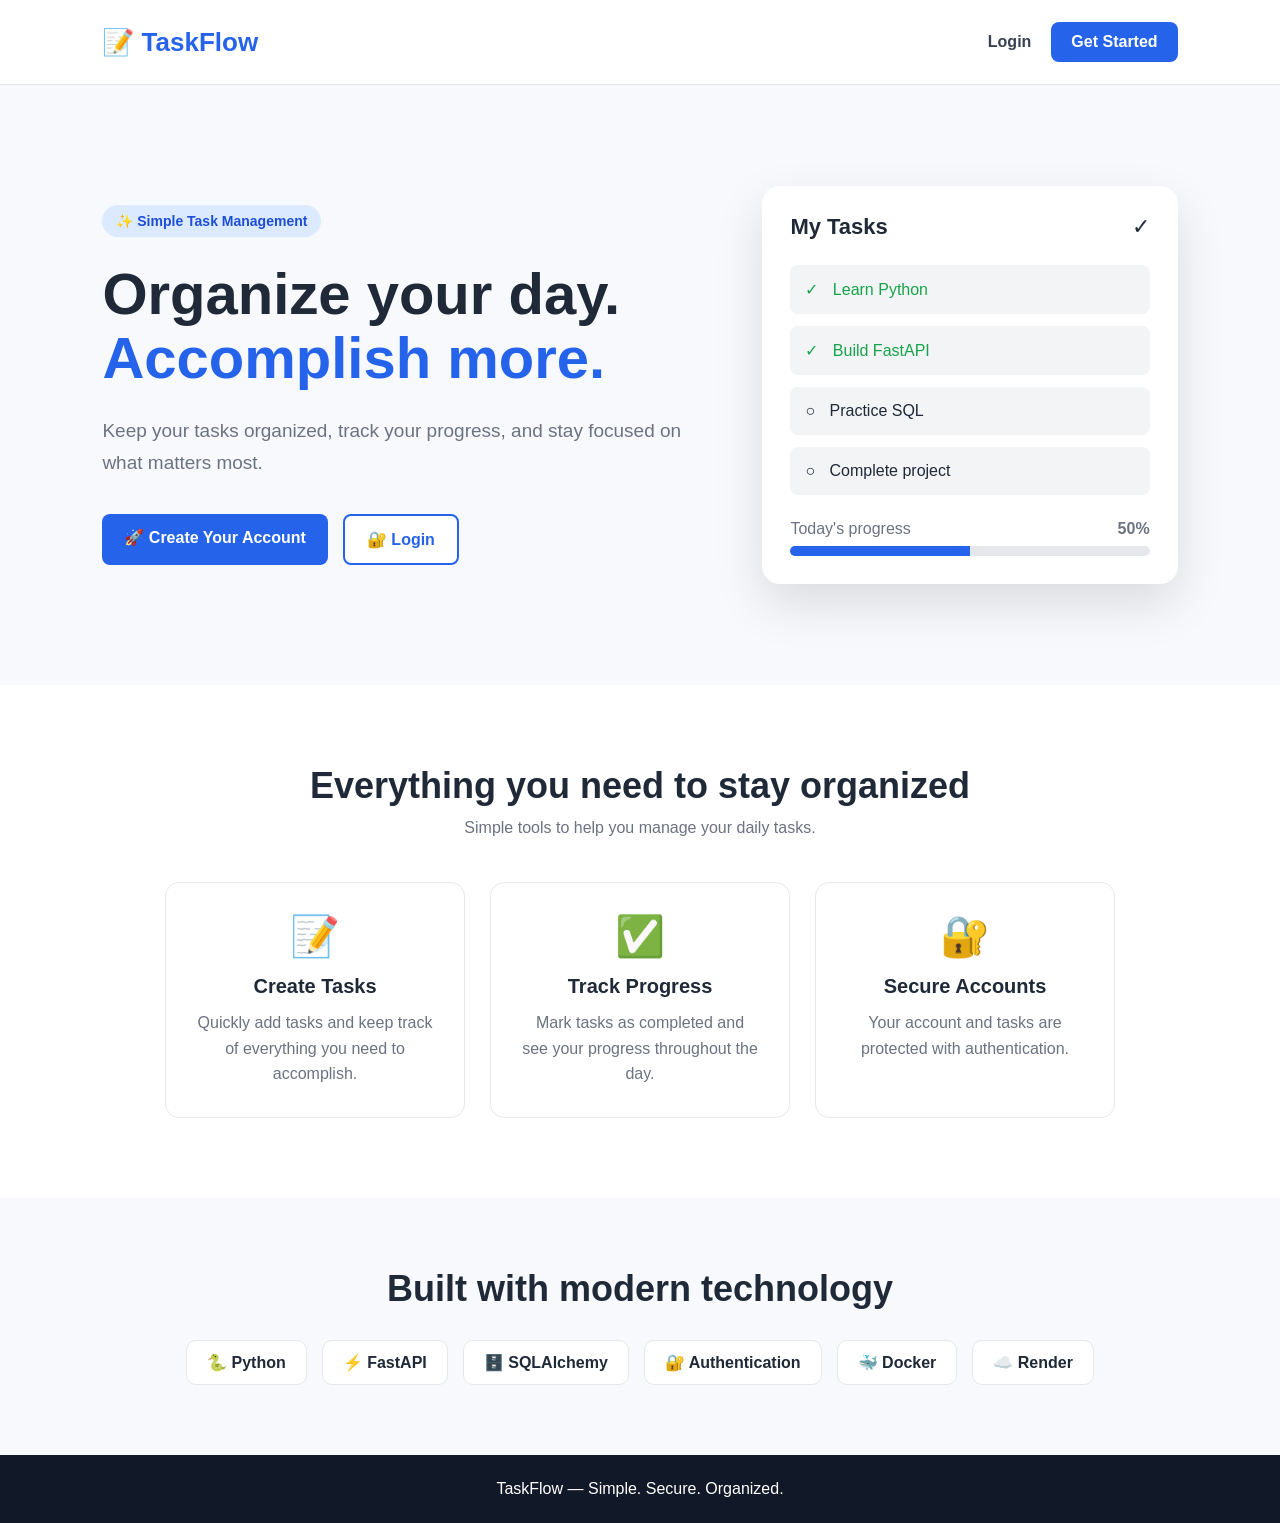
<file: templates/landing.html>
<!DOCTYPE html>
<html lang="en">

<head>

    <meta charset="UTF-8">

    <meta
        name="viewport"
        content="width=device-width, initial-scale=1.0"
    >

    <title>TaskFlow - Organize Your Day</title>

    <link
        rel="stylesheet"
        href="/static/landing.css?v=1"
    >

</head>


<body>


<!-- ==========================================
     NAVIGATION
     ========================================== -->

<nav class="navbar">

    <div class="logo">
        📝 TaskFlow
    </div>


    <div class="nav-buttons">

        <a
            href="/login"
            class="login-link"
        >
            Login
        </a>

        <a
            href="/register"
            class="register-button"
        >
            Get Started
        </a>

    </div>

</nav>



<!-- ==========================================
     HERO SECTION
     ========================================== -->

<section class="hero">


    <!-- LEFT SIDE -->

    <div class="hero-content">

        <div class="badge">
            ✨ Simple Task Management
        </div>


        <h1>
            Organize your day.
            <span>Accomplish more.</span>
        </h1>


        <p>

            Keep your tasks organized, track your progress,
            and stay focused on what matters most.

        </p>


        <div class="hero-buttons">

            <a
                href="/register"
                class="primary-button"
            >
                🚀 Create Your Account
            </a>


            <a
                href="/login"
                class="secondary-button"
            >
                🔐 Login
            </a>

        </div>

    </div>



    <!-- RIGHT SIDE -->

    <div class="hero-illustration">

        <div class="task-card">

            <div class="task-card-header">

                <strong>
                    My Tasks
                </strong>

                <span>
                    ✓
                </span>

            </div>


            <div class="task completed">
                <span>✓</span>
                Learn Python
            </div>


            <div class="task completed">
                <span>✓</span>
                Build FastAPI
            </div>


            <div class="task">
                <span>○</span>
                Practice SQL
            </div>


            <div class="task">
                <span>○</span>
                Complete project
            </div>


            <div class="progress">

                <div class="progress-text">
                    Today's progress
                    <strong>50%</strong>
                </div>

                <div class="progress-bar">

                    <div class="progress-fill"></div>

                </div>

            </div>

        </div>

    </div>

</section>



<!-- ==========================================
     FEATURES
     ========================================== -->

<section class="features">

    <h2>
        Everything you need to stay organized
    </h2>


    <p class="features-subtitle">
        Simple tools to help you manage your daily tasks.
    </p>


    <div class="feature-container">


        <div class="feature-card">

            <div class="feature-icon">
                📝
            </div>

            <h3>
                Create Tasks
            </h3>

            <p>
                Quickly add tasks and keep track of
                everything you need to accomplish.
            </p>

        </div>



        <div class="feature-card">

            <div class="feature-icon">
                ✅
            </div>

            <h3>
                Track Progress
            </h3>

            <p>
                Mark tasks as completed and see
                your progress throughout the day.
            </p>

        </div>



        <div class="feature-card">

            <div class="feature-icon">
                🔐
            </div>

            <h3>
                Secure Accounts
            </h3>

            <p>
                Your account and tasks are protected
                with authentication.
            </p>

        </div>

    </div>

</section>



<!-- ==========================================
     TECHNOLOGY
     ========================================== -->

<section class="technology">

    <h2>
        Built with modern technology
    </h2>


    <div class="technology-list">

        <span>🐍 Python</span>

        <span>⚡ FastAPI</span>

        <span>🗄️ SQLAlchemy</span>

        <span>🔐 Authentication</span>

        <span>🐳 Docker</span>

        <span>☁️ Render</span>

    </div>

</section>



<!-- ==========================================
     FOOTER
     ========================================== -->

<footer>

    <p>
        TaskFlow — Simple. Secure. Organized.
    </p>

</footer>


</body>

</html>
</file>
<file: static/landing.css>
* {
    box-sizing: border-box;
    margin: 0;
    padding: 0;
}


body {

    font-family:
        Arial,
        Helvetica,
        sans-serif;

    background: #f7f9fc;

    color: #1f2937;

}


/* ==========================================
   NAVBAR
   ========================================== */

.navbar {

    width: 100%;

    padding: 22px 8%;

    display: flex;

    justify-content: space-between;

    align-items: center;

    background: white;

    border-bottom: 1px solid #e5e7eb;

}


.logo {

    font-size: 26px;

    font-weight: bold;

    color: #2563eb;

}


.nav-buttons {

    display: flex;

    align-items: center;

    gap: 20px;

}


.login-link {

    text-decoration: none;

    color: #374151;

    font-weight: 600;

}


.register-button {

    text-decoration: none;

    background: #2563eb;

    color: white;

    padding: 11px 20px;

    border-radius: 8px;

    font-weight: 600;

}


/* ==========================================
   HERO
   ========================================== */

.hero {

    min-height: 600px;

    padding: 80px 8%;

    display: flex;

    align-items: center;

    justify-content: space-between;

    gap: 60px;

}


.hero-content {

    max-width: 600px;

}


.badge {

    display: inline-block;

    background: #dbeafe;

    color: #1d4ed8;

    padding: 8px 14px;

    border-radius: 20px;

    font-size: 14px;

    font-weight: 600;

    margin-bottom: 25px;

}


.hero h1 {

    font-size: 58px;

    line-height: 1.1;

    margin-bottom: 25px;

}


.hero h1 span {

    color: #2563eb;

    display: block;

}


.hero p {

    font-size: 19px;

    line-height: 1.7;

    color: #6b7280;

    margin-bottom: 35px;

}


.hero-buttons {

    display: flex;

    gap: 15px;

}


.primary-button,
.secondary-button {

    text-decoration: none;

    padding: 14px 22px;

    border-radius: 8px;

    font-weight: 600;

}


.primary-button {

    background: #2563eb;

    color: white;

}


.secondary-button {

    background: white;

    color: #2563eb;

    border: 2px solid #2563eb;

}


/* ==========================================
   TASK ILLUSTRATION
   ========================================== */

.hero-illustration {

    width: 430px;

}


.task-card {

    background: white;

    padding: 28px;

    border-radius: 18px;

    box-shadow:
        0 20px 50px rgba(0, 0, 0, 0.12);

}


.task-card-header {

    display: flex;

    justify-content: space-between;

    font-size: 22px;

    margin-bottom: 25px;

}


.task {

    padding: 15px;

    margin-bottom: 12px;

    background: #f3f4f6;

    border-radius: 8px;

    font-size: 16px;

}


.task span {

    margin-right: 10px;

}


.completed {

    color: #16a34a;

}


.progress {

    margin-top: 25px;

}


.progress-text {

    display: flex;

    justify-content: space-between;

    margin-bottom: 8px;

    color: #6b7280;

}


.progress-bar {

    height: 10px;

    background: #e5e7eb;

    border-radius: 10px;

    overflow: hidden;

}


.progress-fill {

    width: 50%;

    height: 100%;

    background: #2563eb;

}


/* ==========================================
   FEATURES
   ========================================== */

.features {

    background: white;

    padding: 80px 8%;

    text-align: center;

}


.features h2,
.technology h2 {

    font-size: 36px;

    margin-bottom: 12px;

}


.features-subtitle {

    color: #6b7280;

    margin-bottom: 45px;

}


.feature-container {

    display: flex;

    justify-content: center;

    gap: 25px;

}


.feature-card {

    width: 300px;

    padding: 30px;

    border: 1px solid #e5e7eb;

    border-radius: 14px;

    background: white;

}


.feature-icon {

    font-size: 40px;

    margin-bottom: 15px;

}


.feature-card h3 {

    margin-bottom: 12px;

    font-size: 20px;

}


.feature-card p {

    color: #6b7280;

    line-height: 1.6;

}


/* ==========================================
   TECHNOLOGY
   ========================================== */

.technology {

    padding: 70px 8%;

    text-align: center;

}


.technology-list {

    display: flex;

    justify-content: center;

    flex-wrap: wrap;

    gap: 15px;

    margin-top: 30px;

}


.technology-list span {

    background: white;

    border: 1px solid #e5e7eb;

    padding: 12px 20px;

    border-radius: 10px;

    font-weight: 600;

}


/* ==========================================
   FOOTER
   ========================================== */

footer {

    padding: 25px;

    text-align: center;

    background: #111827;

    color: white;

}


/* ==========================================
   MOBILE
   ========================================== */

@media (max-width: 900px) {

    .hero {

        flex-direction: column;

        text-align: center;

        padding-top: 50px;

    }


    .hero h1 {

        font-size: 42px;

    }


    .hero-buttons {

        justify-content: center;

    }


    .hero-illustration {

        width: 100%;

        max-width: 430px;

    }


    .feature-container {

        flex-direction: column;

        align-items: center;

    }


    .navbar {

        padding: 18px 5%;

    }

}


@media (max-width: 500px) {

    .login-link {

        display: none;

    }


    .hero {

        padding-left: 5%;

        padding-right: 5%;

    }


    .hero h1 {

        font-size: 36px;

    }


    .hero-buttons {

        flex-direction: column;

    }

}
</file>
